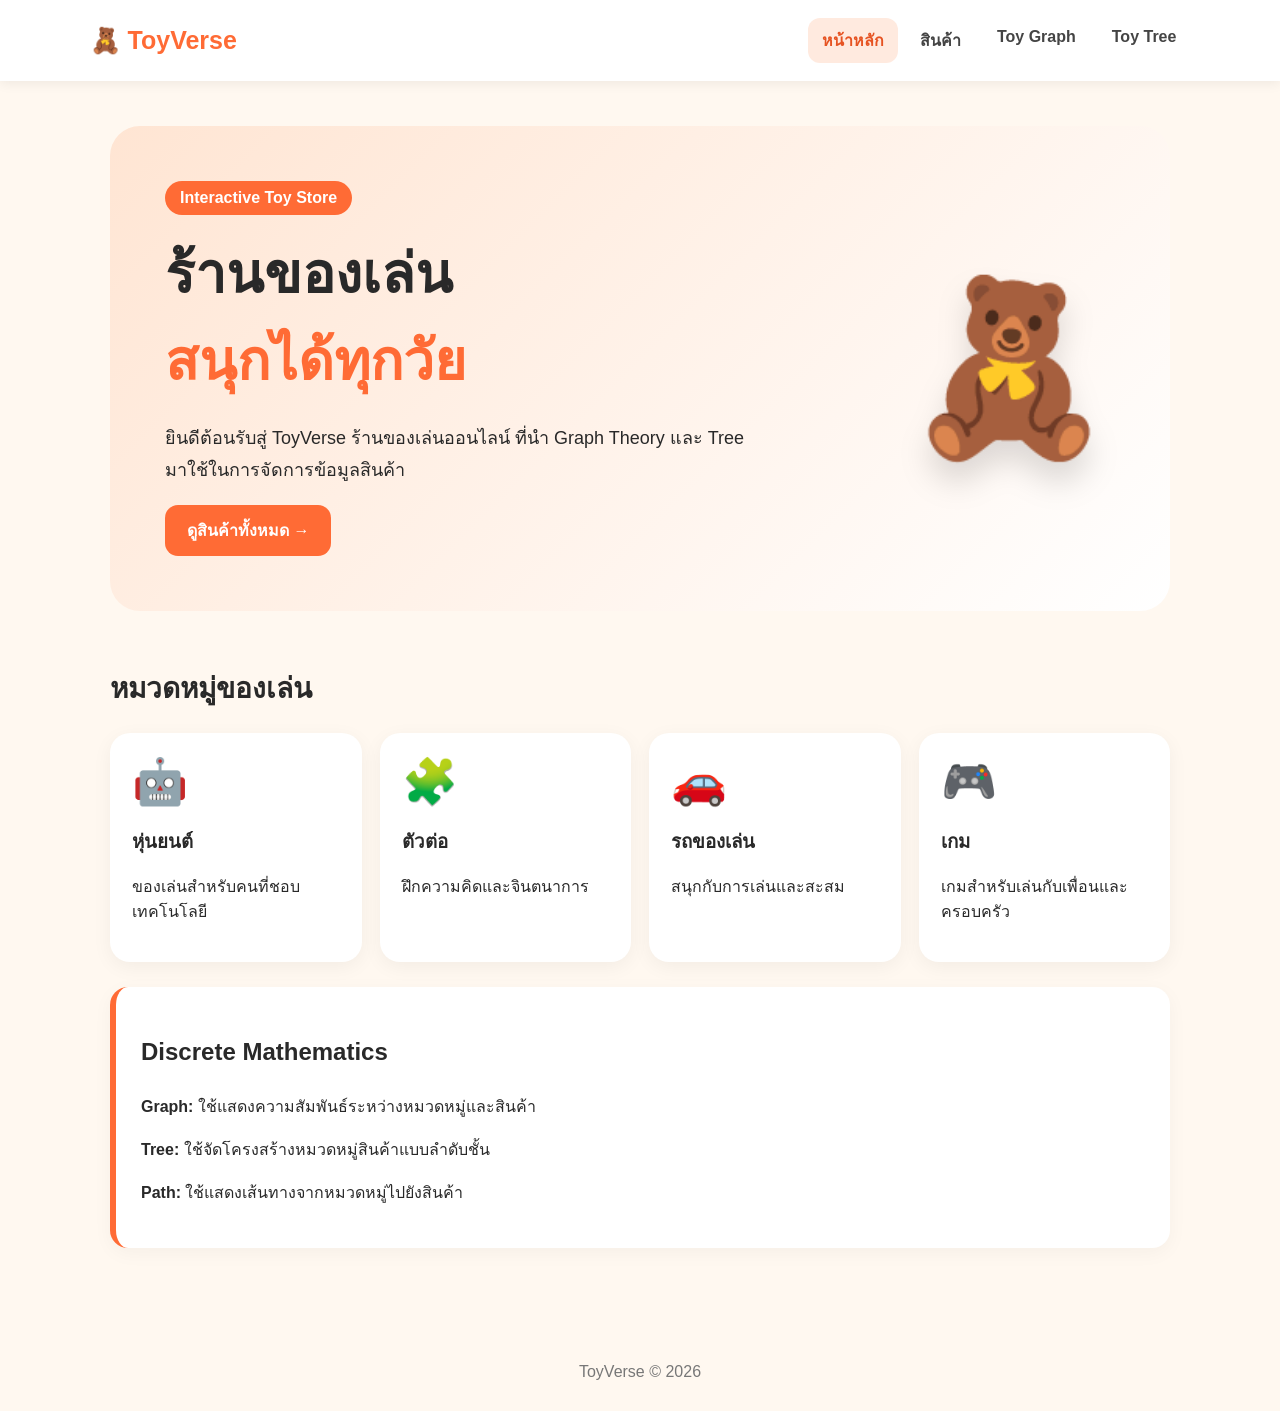
<file: index.html>
<!DOCTYPE html>
<html lang="th">
<head>
    <meta charset="UTF-8">
    <meta name="viewport" content="width=device-width, initial-scale=1.0">

    <title>ToyVerse | ร้านของเล่น</title>

    <link rel="stylesheet" href="style.css">
</head>

<body>

<header>

    <div class="logo">
        🧸 ToyVerse
    </div>

    <nav>
        <a class="active" href="index.html">หน้าหลัก</a>
        <a href="products.html">สินค้า</a>
        <a href="graph.html">Toy Graph</a>
        <a href="tree.html">Toy Tree</a>
    </nav>

</header>


<main>

    <section class="hero">

        <div>

            <span class="badge">
                Interactive Toy Store
            </span>

            <h1>
                ร้านของเล่น
                <br>
                <span>สนุกได้ทุกวัย</span>
            </h1>

            <p>
                ยินดีต้อนรับสู่ ToyVerse ร้านของเล่นออนไลน์
                ที่นำ Graph Theory และ Tree มาใช้ในการจัดการข้อมูลสินค้า
            </p>

            <a class="btn" href="products.html">
                ดูสินค้าทั้งหมด →
            </a>

        </div>

        <div class="hero-toy">
            🧸
        </div>

    </section>


    <section class="section">

        <h2>หมวดหมู่ของเล่น</h2>

        <div class="cards">

            <div class="card">
                <div class="emoji">🤖</div>
                <h3>หุ่นยนต์</h3>
                <p>ของเล่นสำหรับคนที่ชอบเทคโนโลยี</p>
            </div>

            <div class="card">
                <div class="emoji">🧩</div>
                <h3>ตัวต่อ</h3>
                <p>ฝึกความคิดและจินตนาการ</p>
            </div>

            <div class="card">
                <div class="emoji">🚗</div>
                <h3>รถของเล่น</h3>
                <p>สนุกกับการเล่นและสะสม</p>
            </div>

            <div class="card">
                <div class="emoji">🎮</div>
                <h3>เกม</h3>
                <p>เกมสำหรับเล่นกับเพื่อนและครอบครัว</p>
            </div>

        </div>

    </section>


    <section class="info-box">

        <h2>
            Discrete Mathematics
        </h2>

        <p>
            <b>Graph:</b>
            ใช้แสดงความสัมพันธ์ระหว่างหมวดหมู่และสินค้า
        </p>

        <p>
            <b>Tree:</b>
            ใช้จัดโครงสร้างหมวดหมู่สินค้าแบบลำดับชั้น
        </p>

        <p>
            <b>Path:</b>
            ใช้แสดงเส้นทางจากหมวดหมู่ไปยังสินค้า
        </p>

    </section>

</main>


<footer>
    ToyVerse © 2026
</footer>

</body>
</html>
</file>
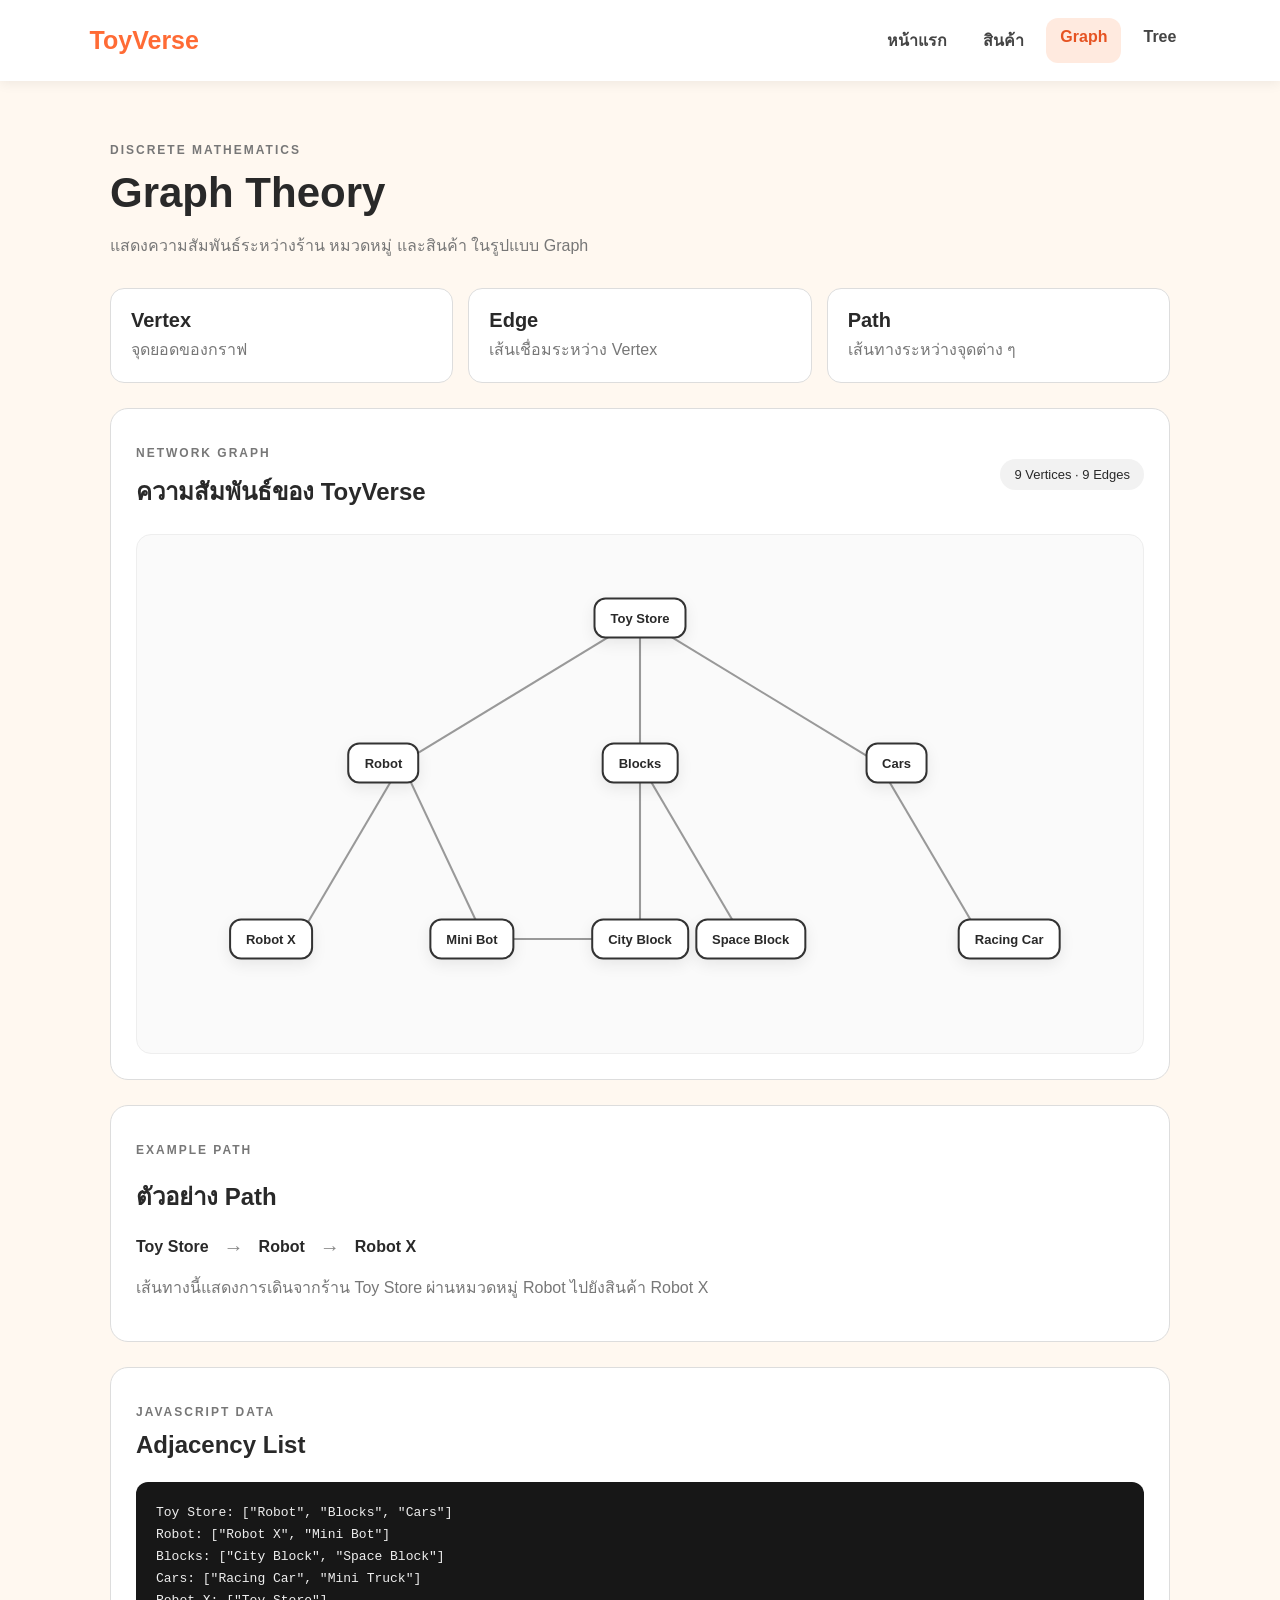
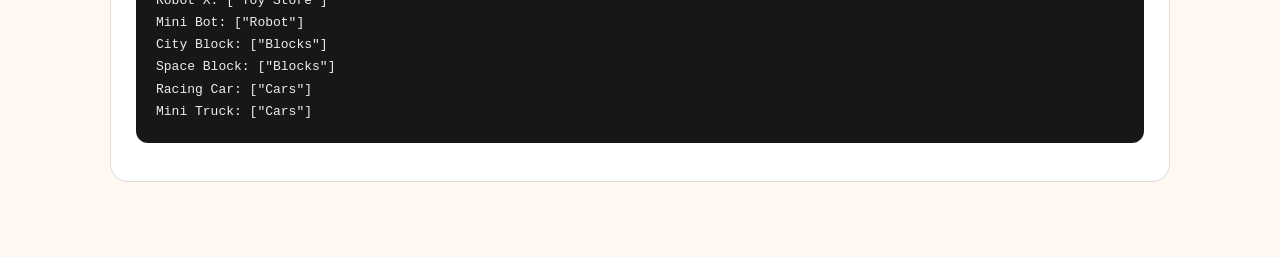
<file: graph.html>
<!DOCTYPE html>
<html lang="th">
<head>
  <meta charset="UTF-8">
  <meta name="viewport" content="width=device-width, initial-scale=1.0">
  <title>ToyVerse | Graph Theory</title>
  <link rel="stylesheet" href="style.css">
</head>

<body>

<header>
  <div class="logo">ToyVerse</div>

  <nav>
    <a href="index.html">หน้าแรก</a>
    <a href="products.html">สินค้า</a>
    <a href="graph.html" class="active">Graph</a>
    <a href="tree.html">Tree</a>
  </nav>
</header>

<main class="graph-page">

  <section class="page-header">
    <p class="tag">DISCRETE MATHEMATICS</p>
    <h1>Graph Theory</h1>
    <p>
      แสดงความสัมพันธ์ระหว่างร้าน หมวดหมู่ และสินค้า
      ในรูปแบบ Graph
    </p>
  </section>

  <section class="graph-info">

    <div class="info-card">
      <strong>Vertex</strong>
      <span>จุดยอดของกราฟ</span>
    </div>

    <div class="info-card">
      <strong>Edge</strong>
      <span>เส้นเชื่อมระหว่าง Vertex</span>
    </div>

    <div class="info-card">
      <strong>Path</strong>
      <span>เส้นทางระหว่างจุดต่าง ๆ</span>
    </div>

  </section>

  <section class="graph-card">

    <div class="section-title">
      <div>
        <p class="tag">NETWORK GRAPH</p>
        <h2>ความสัมพันธ์ของ ToyVerse</h2>
      </div>

      <span class="counter">
        9 Vertices · 9 Edges
      </span>
    </div>

    <div class="network">

      <!-- เส้นเชื่อม -->
      <svg viewBox="0 0 900 500">

        <!-- Toy Store → Categories -->
        <line x1="450" y1="80" x2="220" y2="220"></line>
        <line x1="450" y1="80" x2="450" y2="220"></line>
        <line x1="450" y1="80" x2="680" y2="220"></line>

        <!-- Robot -->
        <line x1="220" y1="220" x2="120" y2="390"></line>
        <line x1="220" y1="220" x2="300" y2="390"></line>

        <!-- Blocks -->
        <line x1="450" y1="220" x2="450" y2="390"></line>
        <line x1="450" y1="220" x2="550" y2="390"></line>

        <!-- Cars -->
        <line x1="680" y1="220" x2="780" y2="390"></line>

        <!-- Extra relationship -->
        <line x1="300" y1="390" x2="450" y2="390"></line>

      </svg>

      <!-- Vertex -->
      <div class="node store">Toy Store</div>

      <div class="node robot">Robot</div>
      <div class="node blocks">Blocks</div>
      <div class="node cars">Cars</div>

      <div class="node robot-x">Robot X</div>
      <div class="node mini-bot">Mini Bot</div>

      <div class="node city">City Block</div>
      <div class="node space">Space Block</div>

      <div class="node racing">Racing Car</div>

    </div>

  </section>

  <!-- PATH -->
  <section class="path-card">

    <div>
      <p class="tag">EXAMPLE PATH</p>
      <h2>ตัวอย่าง Path</h2>
    </div>

    <div class="path">
      Toy Store
      <span>→</span>
      Robot
      <span>→</span>
      Robot X
    </div>

    <p>
      เส้นทางนี้แสดงการเดินจากร้าน Toy Store
      ผ่านหมวดหมู่ Robot ไปยังสินค้า Robot X
    </p>

  </section>

  <!-- ADJACENCY LIST -->
  <section class="adj-card">

    <div class="section-title">
      <div>
        <p class="tag">JAVASCRIPT DATA</p>
        <h2>Adjacency List</h2>
      </div>
    </div>

    <pre id="adjacency"></pre>

  </section>

</main>

<script src="script.js"></script>

</body>
</html>
</file>
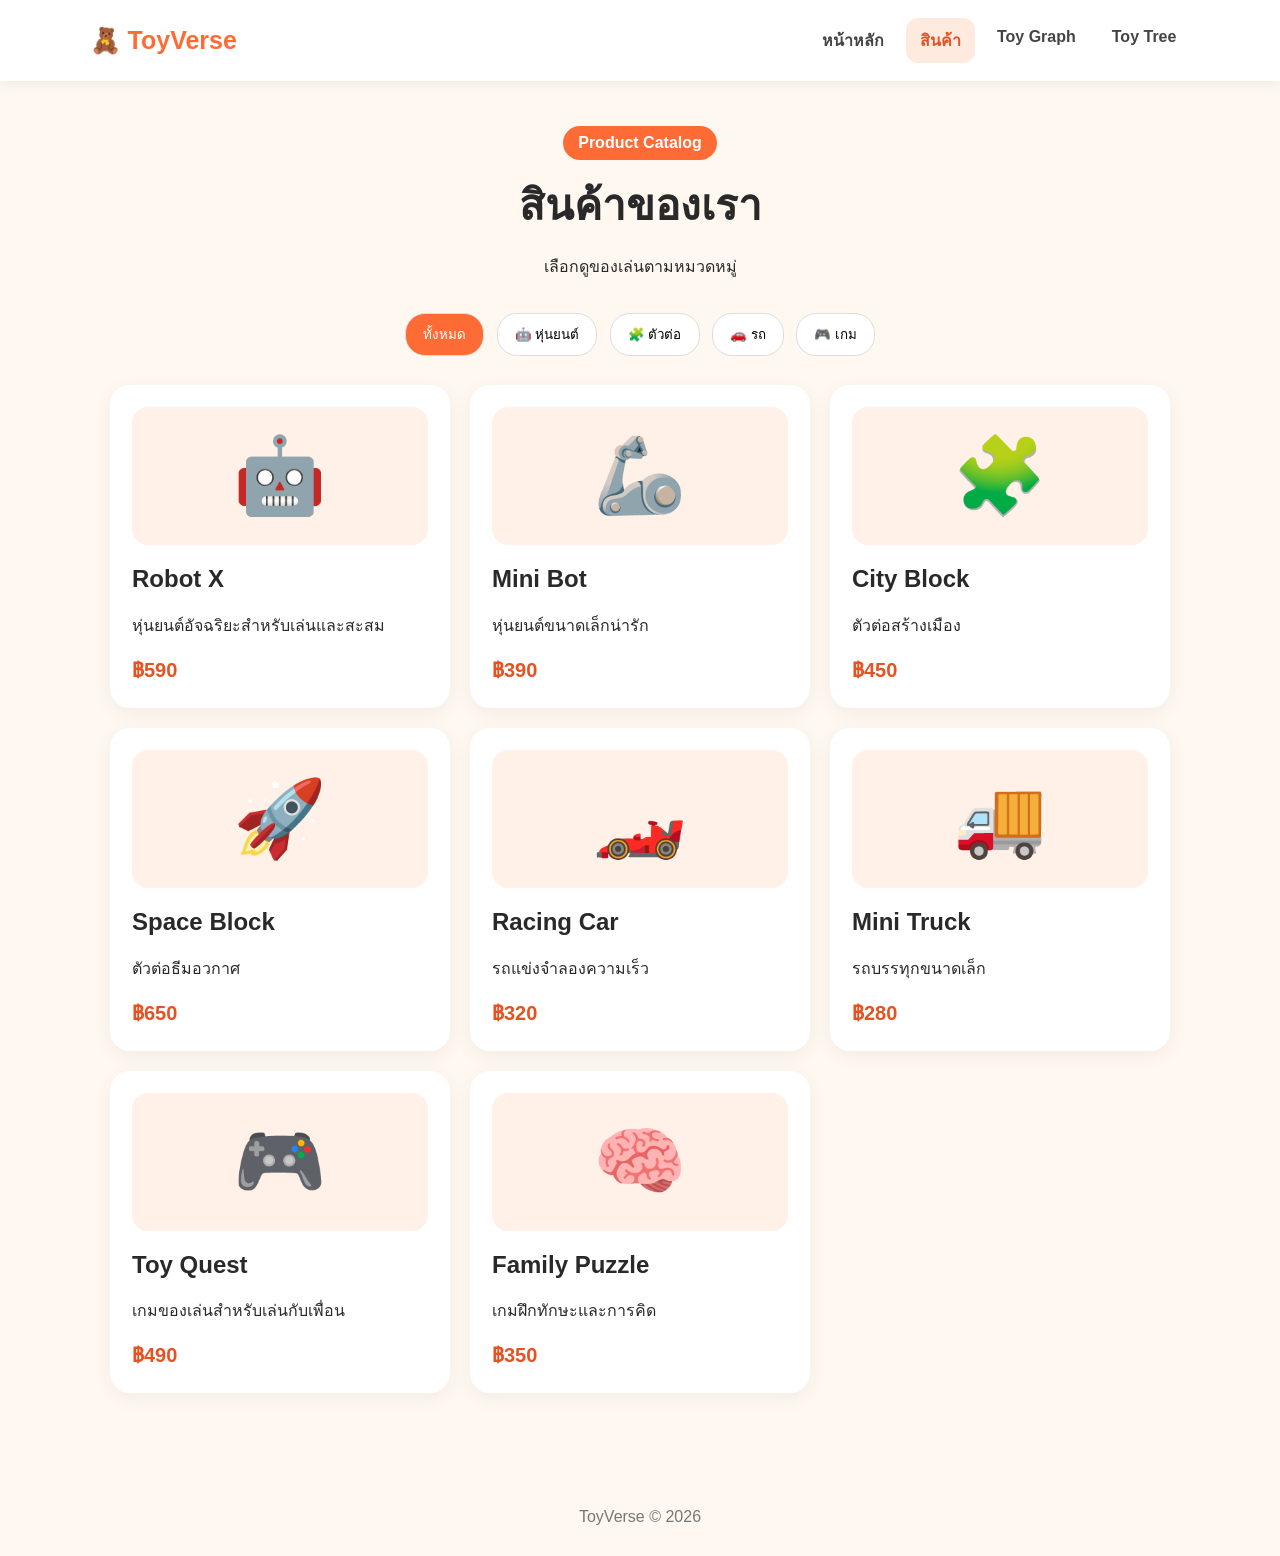
<file: products.html>
<!DOCTYPE html>
<html lang="th">

<head>

    <meta charset="UTF-8">
    <meta name="viewport" content="width=device-width, initial-scale=1.0">

    <title>ToyVerse | สินค้า</title>

    <link rel="stylesheet" href="style.css">

</head>

<body>

<header>

    <div class="logo">
        🧸 ToyVerse
    </div>

    <nav>

        <a href="index.html">
            หน้าหลัก
        </a>

        <a class="active" href="products.html">
            สินค้า
        </a>

        <a href="graph.html">
            Toy Graph
        </a>

        <a href="tree.html">
            Toy Tree
        </a>

    </nav>

</header>


<main>

    <section class="page-title">

        <span class="badge">
            Product Catalog
        </span>

        <h1>
            สินค้าของเรา
        </h1>

        <p>
            เลือกดูของเล่นตามหมวดหมู่
        </p>

    </section>


    <div class="filter">

        <button
            class="filter-btn active-filter"
            onclick="filterProducts('all', this)">
            ทั้งหมด
        </button>

        <button
            class="filter-btn"
            onclick="filterProducts('robot', this)">
            🤖 หุ่นยนต์
        </button>

        <button
            class="filter-btn"
            onclick="filterProducts('block', this)">
            🧩 ตัวต่อ
        </button>

        <button
            class="filter-btn"
            onclick="filterProducts('car', this)">
            🚗 รถ
        </button>

        <button
            class="filter-btn"
            onclick="filterProducts('game', this)">
            🎮 เกม
        </button>

    </div>


    <section
        id="product-list"
        class="product-grid">
    </section>

</main>


<footer>
    ToyVerse © 2026
</footer>


<script src="script.js"></script>

</body>
</html>
</file>
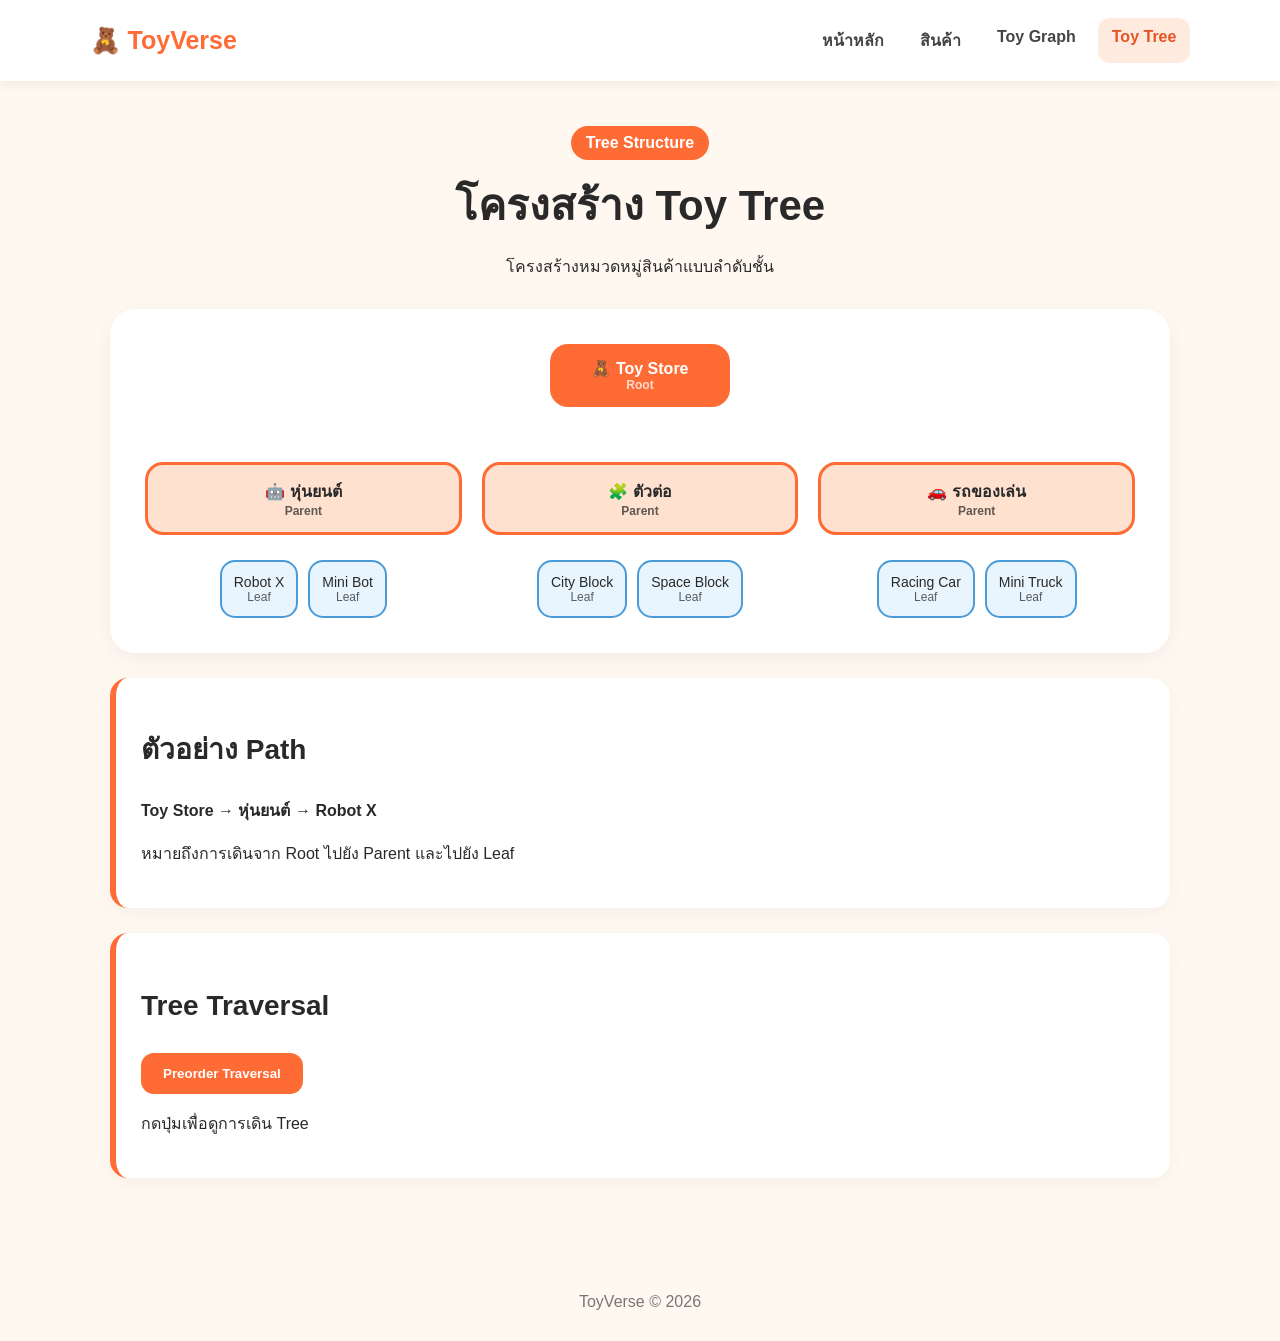
<file: tree.html>
<!DOCTYPE html>
<html lang="th">

<head>

    <meta charset="UTF-8">

    <meta
        name="viewport"
        content="width=device-width, initial-scale=1.0">

    <title>ToyVerse | Tree</title>

    <link rel="stylesheet" href="style.css">

</head>

<body>

<header>

    <div class="logo">
        🧸 ToyVerse
    </div>

    <nav>

        <a href="index.html">
            หน้าหลัก
        </a>

        <a href="products.html">
            สินค้า
        </a>

        <a href="graph.html">
            Toy Graph
        </a>

        <a class="active" href="tree.html">
            Toy Tree
        </a>

    </nav>

</header>


<main>

    <section class="page-title">

        <span class="badge">
            Tree Structure
        </span>

        <h1>
            โครงสร้าง Toy Tree
        </h1>

        <p>
            โครงสร้างหมวดหมู่สินค้าแบบลำดับชั้น
        </p>

    </section>


    <div class="tree-box">

        <!-- ROOT -->

        <div class="tree-root">

            🧸 Toy Store

            <small>
                Root
            </small>

        </div>


        <div class="tree-level">


            <!-- หุ่นยนต์ -->

            <div class="tree-branch">

                <div class="tree-node parent">

                    🤖 หุ่นยนต์

                    <small>
                        Parent
                    </small>

                </div>

                <div class="children">

                    <span>

                        Robot X

                        <small>
                            Leaf
                        </small>

                    </span>

                    <span>

                        Mini Bot

                        <small>
                            Leaf
                        </small>

                    </span>

                </div>

            </div>


            <!-- ตัวต่อ -->

            <div class="tree-branch">

                <div class="tree-node parent">

                    🧩 ตัวต่อ

                    <small>
                        Parent
                    </small>

                </div>

                <div class="children">

                    <span>

                        City Block

                        <small>
                            Leaf
                        </small>

                    </span>

                    <span>

                        Space Block

                        <small>
                            Leaf
                        </small>

                    </span>

                </div>

            </div>


            <!-- รถ -->

            <div class="tree-branch">

                <div class="tree-node parent">

                    🚗 รถของเล่น

                    <small>
                        Parent
                    </small>

                </div>

                <div class="children">

                    <span>

                        Racing Car

                        <small>
                            Leaf
                        </small>

                    </span>

                    <span>

                        Mini Truck

                        <small>
                            Leaf
                        </small>

                    </span>

                </div>

            </div>


        </div>

    </div>


    <div class="math-box">

        <h2>
            ตัวอย่าง Path
        </h2>

        <p>

            <b>
                Toy Store → หุ่นยนต์ → Robot X
            </b>

        </p>

        <p>

            หมายถึงการเดินจาก Root
            ไปยัง Parent
            และไปยัง Leaf

        </p>

    </div>


    <div class="math-box">

        <h2>
            Tree Traversal
        </h2>

        <button
            class="btn"
            onclick="preorder()">

            Preorder Traversal

        </button>

        <p id="traversal-result">

            กดปุ่มเพื่อดูการเดิน Tree

        </p>

    </div>

</main>


<footer>
    ToyVerse © 2026
</footer>


<script src="script.js"></script>

</body>
</html>
</file>
<file: style.css>
* {
    box-sizing: border-box;
}

body {
    margin: 0;
    font-family: Arial, Tahoma, sans-serif;
    background: #fff8f0;
    color: #292929;
}


/* HEADER */

header {
    background: white;

    display: flex;
    align-items: center;
    justify-content: space-between;

    padding: 18px 7%;

    box-shadow: 0 2px 12px #00000012;

    position: sticky;
    top: 0;

    z-index: 10;
}


.logo {
    font-size: 25px;
    font-weight: 800;
    color: #ff6b35;
}


nav {
    display: flex;
    gap: 8px;
    flex-wrap: wrap;
}


nav a {
    color: #444;

    text-decoration: none;

    padding: 10px 14px;

    border-radius: 12px;

    font-weight: 600;
}


nav a:hover,
nav a.active {
    background: #ffeadf;
    color: #e65322;
}


/* MAIN */

main {
    max-width: 1100px;

    margin: auto;

    padding: 45px 20px;
}


/* HERO */

.hero {

    min-height: 420px;

    background:
        linear-gradient(
            135deg,
            #ffe5d3,
            #ffffff
        );

    border-radius: 30px;

    padding: 55px;

    display: flex;

    align-items: center;

    justify-content: space-between;

    overflow: hidden;
}


.hero h1 {
    font-size: 55px;

    margin: 15px 0;
}


.hero h1 span {
    color: #ff6b35;
}


.hero p {

    font-size: 18px;

    line-height: 1.8;

    max-width: 600px;
}


.hero-toy {
    font-size: 170px;

    filter:
        drop-shadow(
            0 20px 15px #0002
        );
}


/* BUTTON */

.btn {

    display: inline-block;

    border: none;

    background: #ff6b35;

    color: white;

    text-decoration: none;

    padding: 13px 22px;

    border-radius: 13px;

    font-weight: bold;

    cursor: pointer;
}


/* BADGE */

.badge {

    display: inline-block;

    background: #ff6b35;

    color: white;

    border-radius: 30px;

    padding: 8px 15px;

    font-weight: bold;
}


/* SECTION */

.section {
    margin-top: 55px;
}


.section h2,
.math-box h2 {

    font-size: 28px;

}


/* CATEGORY CARD */

.cards {

    display: grid;

    grid-template-columns:
        repeat(4, 1fr);

    gap: 18px;
}


.card,
.product-card {

    background: white;

    border-radius: 20px;

    padding: 22px;

    box-shadow:
        0 5px 20px #0000000d;
}


.emoji {
    font-size: 45px;
}


/* INFO */

.info-box,
.math-box {

    background: white;

    border-left:
        6px solid #ff6b35;

    border-radius: 18px;

    padding: 25px;

    margin-top: 25px;

    box-shadow:
        0 5px 20px #0000000a;

    line-height: 1.7;
}


/* PAGE TITLE */

.page-title {

    text-align: center;

    margin-bottom: 30px;
}


.page-title h1 {

    font-size: 42px;

    margin: 12px;

}


/* FILTER */

.filter {

    text-align: center;

    margin: 25px;
}


.filter-btn {

    border: 1px solid #ddd;

    background: white;

    padding: 10px 17px;

    border-radius: 20px;

    margin: 4px;

    cursor: pointer;
}


.active-filter {

    background: #ff6b35;

    color: white;
}


/* PRODUCTS */

.product-grid {

    display: grid;

    grid-template-columns:
        repeat(3, 1fr);

    gap: 20px;
}


.product-img {

    font-size: 75px;

    text-align: center;

    background: #fff1e8;

    border-radius: 16px;

    padding: 25px;
}


.price {

    color: #e65322;

    font-size: 20px;

    font-weight: bold;
}


/* GRAPH */

.graph-area {

    height: 520px;

    background: white;

    border-radius: 25px;

    position: relative;

    margin-top: 25px;

    overflow: hidden;

    box-shadow:
        0 5px 20px #0000000d;
}


.graph-node {

    position: absolute;

    padding: 15px 20px;

    border-radius: 18px;

    font-weight: bold;

    text-align: center;

    z-index: 2;

    box-shadow:
        0 5px 15px #0002;
}


.category {

    background: #ffe1cf;

    border: 3px solid #ff6b35;
}


.product {

    background: #e8f5ff;

    border: 3px solid #4a9bd8;
}


.n1 {
    left: 5%;
    top: 15%;
}

.n2 {
    left: 34%;
    top: 9%;
}

.n3 {
    left: 34%;
    top: 25%;
}

.n4 {
    left: 5%;
    top: 60%;
}

.n5 {
    left: 34%;
    top: 52%;
}

.n6 {
    left: 34%;
    top: 70%;
}

.n7 {
    left: 62%;
    top: 40%;
}

.n8 {
    left: 84%;
    top: 40%;
}


.edges {

    position: absolute;

    inset: 0;

    width: 100%;

    height: 100%;

    z-index: 1;
}


.edges line {

    stroke: #aaa;

    stroke-width: 4;
}


/* ADJACENCY LIST */

pre {

    background: #282828;

    color: #f6f6f6;

    padding: 20px;

    border-radius: 15px;

    overflow: auto;
}


/* TREE */

.tree-box {

    background: white;

    border-radius: 25px;

    padding: 35px;

    box-shadow:
        0 5px 20px #0000000d;
}


.tree-root {

    text-align: center;

    background: #ff6b35;

    color: white;

    width: 180px;

    margin: auto;

    padding: 15px;

    border-radius: 18px;

    font-weight: bold;
}


.tree-root small,
.tree-node small,
.children small {

    display: block;

    font-size: 12px;

    opacity: .75;
}


.tree-level {

    display: flex;

    justify-content: space-around;

    gap: 20px;

    margin-top: 55px;
}


.tree-branch {

    text-align: center;

    flex: 1;
}


.tree-node {

    background: #ffe1cf;

    border:
        3px solid #ff6b35;

    border-radius: 18px;

    padding: 14px;

    font-weight: bold;
}


.children {

    display: flex;

    justify-content: center;

    gap: 10px;

    margin-top: 25px;
}


.children span {

    background: #e8f5ff;

    border:
        2px solid #4a9bd8;

    padding: 12px;

    border-radius: 15px;

    font-size: 14px;
}


/* FOOTER */

footer {

    text-align: center;

    padding: 30px;

    color: #777;

    margin-top: 40px;
}


/* RESPONSIVE */

@media(max-width:800px) {

    header {

        flex-direction: column;

        gap: 12px;

    }


    .hero {

        padding: 30px;

        flex-direction: column;

        text-align: center;

    }


    .hero h1 {

        font-size: 40px;

    }


    .hero-toy {

        font-size: 100px;

    }


    .cards,
    .product-grid {

        grid-template-columns:
            1fr 1fr;

    }


    .tree-level {

        flex-direction: column;

    }

}


@media(max-width:520px) {

    .cards,
    .product-grid {

        grid-template-columns: 1fr;

    }


    nav a {

        font-size: 13px;

        padding: 7px;

    }


    .hero {

        min-height: auto;

    }


    .graph-area {

        height: 650px;

    }

}
/* ===== GRAPH PAGE ===== */

.graph-page {
  max-width: 1100px;
  margin: auto;
  padding: 50px 20px;
}

.page-header {
  margin-bottom: 30px;
}

.page-header h1 {
  font-size: 42px;
  margin: 5px 0;
}

.page-header p {
  color: #777;
}

.tag {
  font-size: 12px;
  font-weight: 700;
  letter-spacing: 2px;
  color: #777;
}

.graph-info {
  display: grid;
  grid-template-columns: repeat(3, 1fr);
  gap: 15px;
  margin-bottom: 25px;
}

.info-card {
  background: white;
  border: 1px solid #ddd;
  border-radius: 14px;
  padding: 20px;
}

.info-card strong {
  display: block;
  font-size: 20px;
  margin-bottom: 5px;
}

.info-card span {
  color: #777;
}

.graph-card,
.path-card,
.adj-card {
  background: white;
  border: 1px solid #ddd;
  border-radius: 18px;
  padding: 25px;
  margin-bottom: 25px;
}

.section-title {
  display: flex;
  justify-content: space-between;
  align-items: center;
  margin-bottom: 20px;
}

.section-title h2 {
  margin: 3px 0;
}

.counter {
  background: #f2f2f2;
  padding: 8px 14px;
  border-radius: 20px;
  font-size: 13px;
}

.network {
  position: relative;
  height: 520px;
  overflow: hidden;
  background: #fafafa;
  border: 1px solid #eee;
  border-radius: 15px;
}

.network svg {
  position: absolute;
  width: 100%;
  height: 100%;
}

.network line {
  stroke: #999;
  stroke-width: 2;
}

.node {
  position: absolute;
  transform: translate(-50%, -50%);
  background: white;
  border: 2px solid #333;
  border-radius: 12px;
  padding: 11px 15px;
  font-size: 13px;
  font-weight: 600;
  box-shadow: 0 5px 15px rgba(0,0,0,.08);
  white-space: nowrap;
}

/* ตำแหน่ง Node */

.store {
  left: 50%;
  top: 16%;
}

.robot {
  left: 24.5%;
  top: 44%;
}

.blocks {
  left: 50%;
  top: 44%;
}

.cars {
  left: 75.5%;
  top: 44%;
}

.robot-x {
  left: 13.3%;
  top: 78%;
}

.mini-bot {
  left: 33.3%;
  top: 78%;
}

.city {
  left: 50%;
  top: 78%;
}

.space {
  left: 61%;
  top: 78%;
}

.racing {
  left: 86.7%;
  top: 78%;
}

.path {
  display: flex;
  align-items: center;
  gap: 15px;
  margin: 15px 0;
  font-weight: 700;
}

.path span {
  color: #888;
  font-size: 20px;
}

.path-card p:last-child {
  color: #777;
}

.adj-card pre {
  background: #171717;
  color: #eee;
  padding: 20px;
  border-radius: 12px;
  overflow-x: auto;
  line-height: 1.7;
}

/* มือถือ */

@media (max-width: 700px) {

  .graph-info {
    grid-template-columns: 1fr;
  }

  .page-header h1 {
    font-size: 32px;
  }

  .network {
    height: 450px;
  }

  .node {
    font-size: 10px;
    padding: 8px;
  }

  .section-title {
    align-items: flex-start;
    gap: 10px;
    flex-direction: column;
  }

}
</file>
